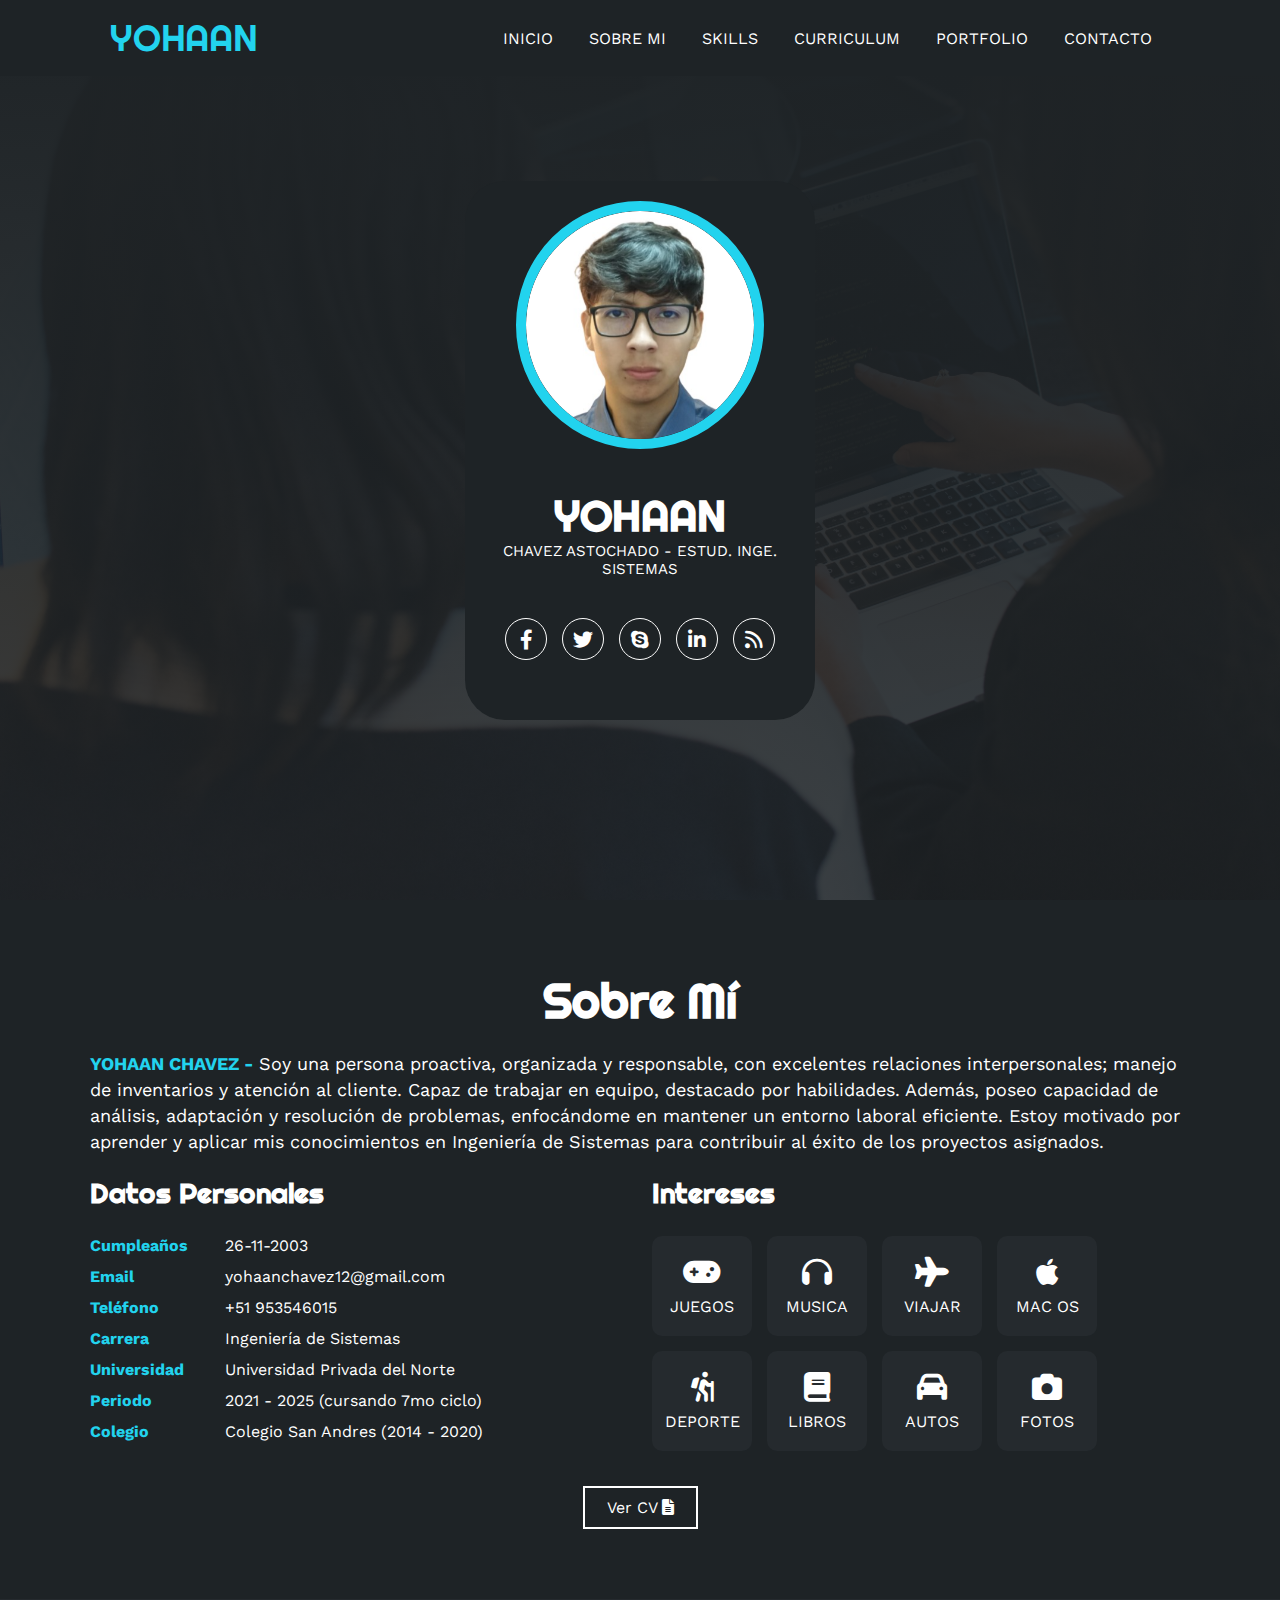
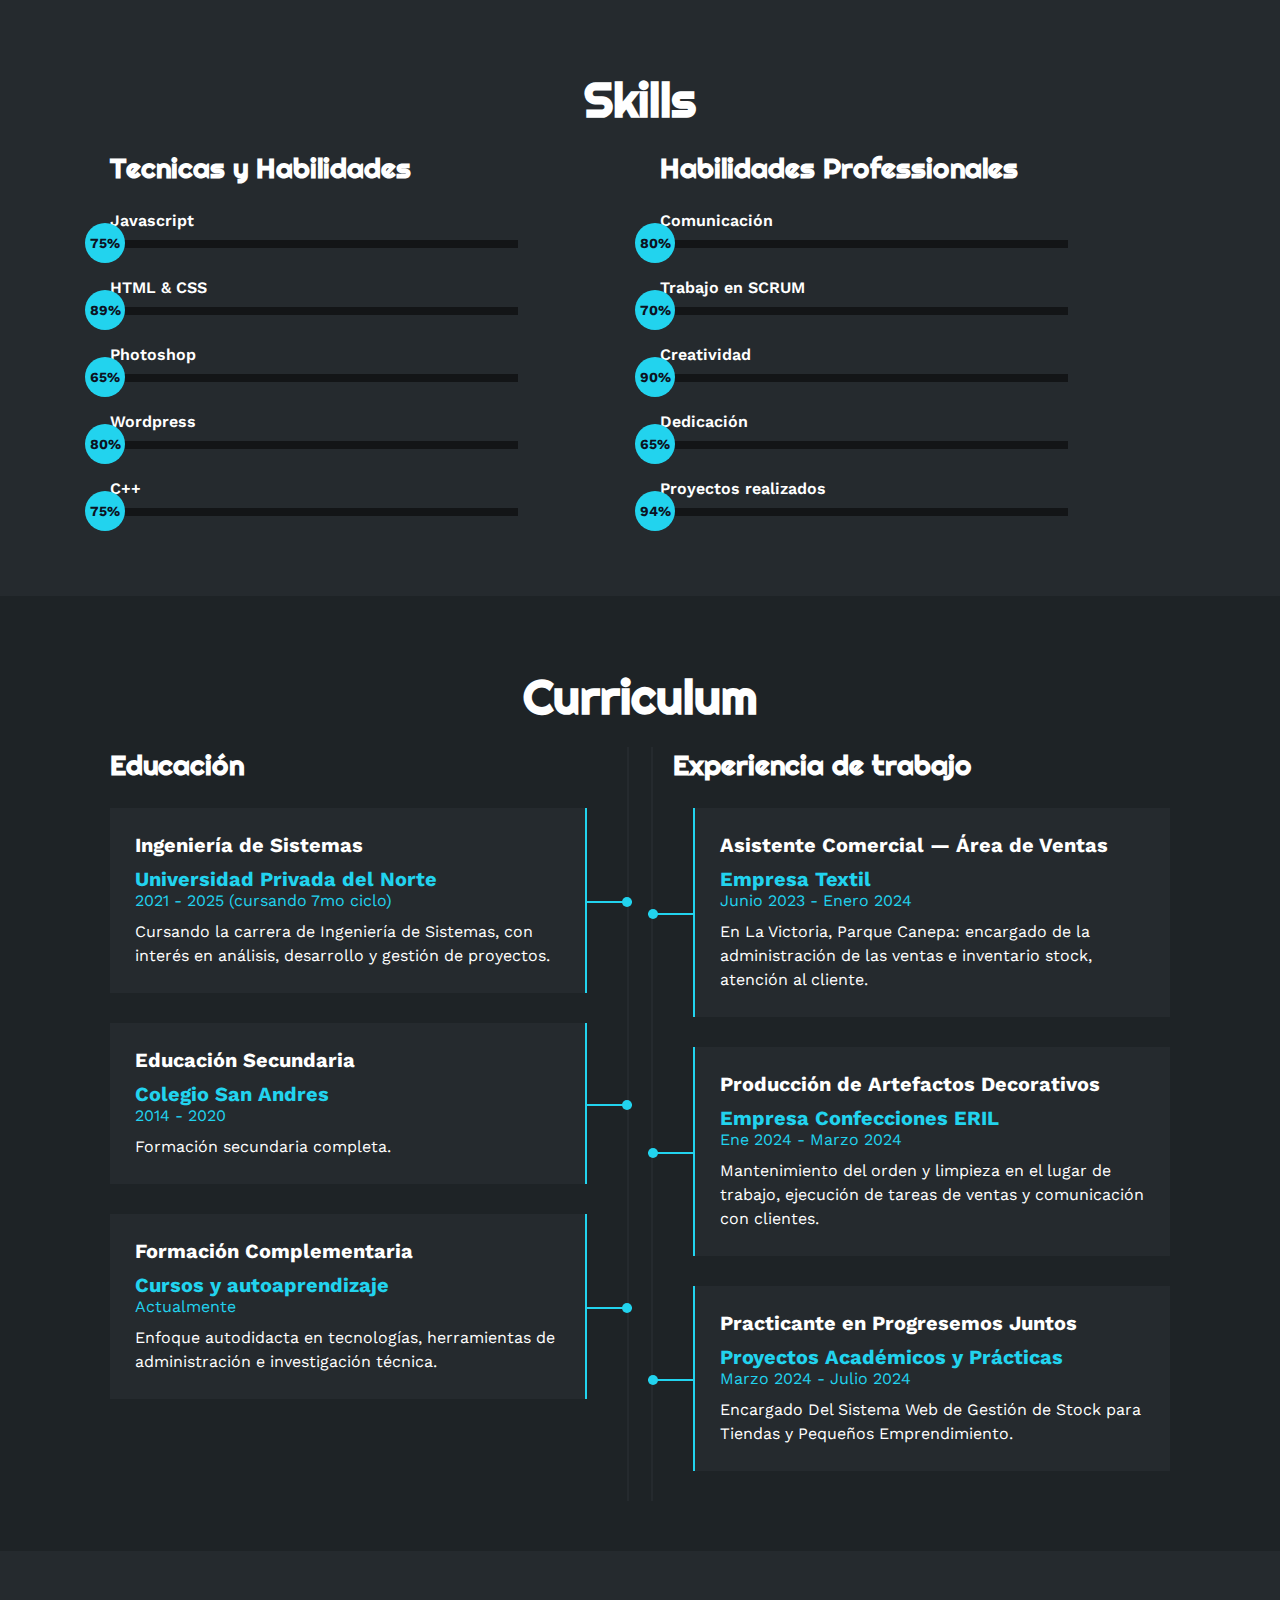
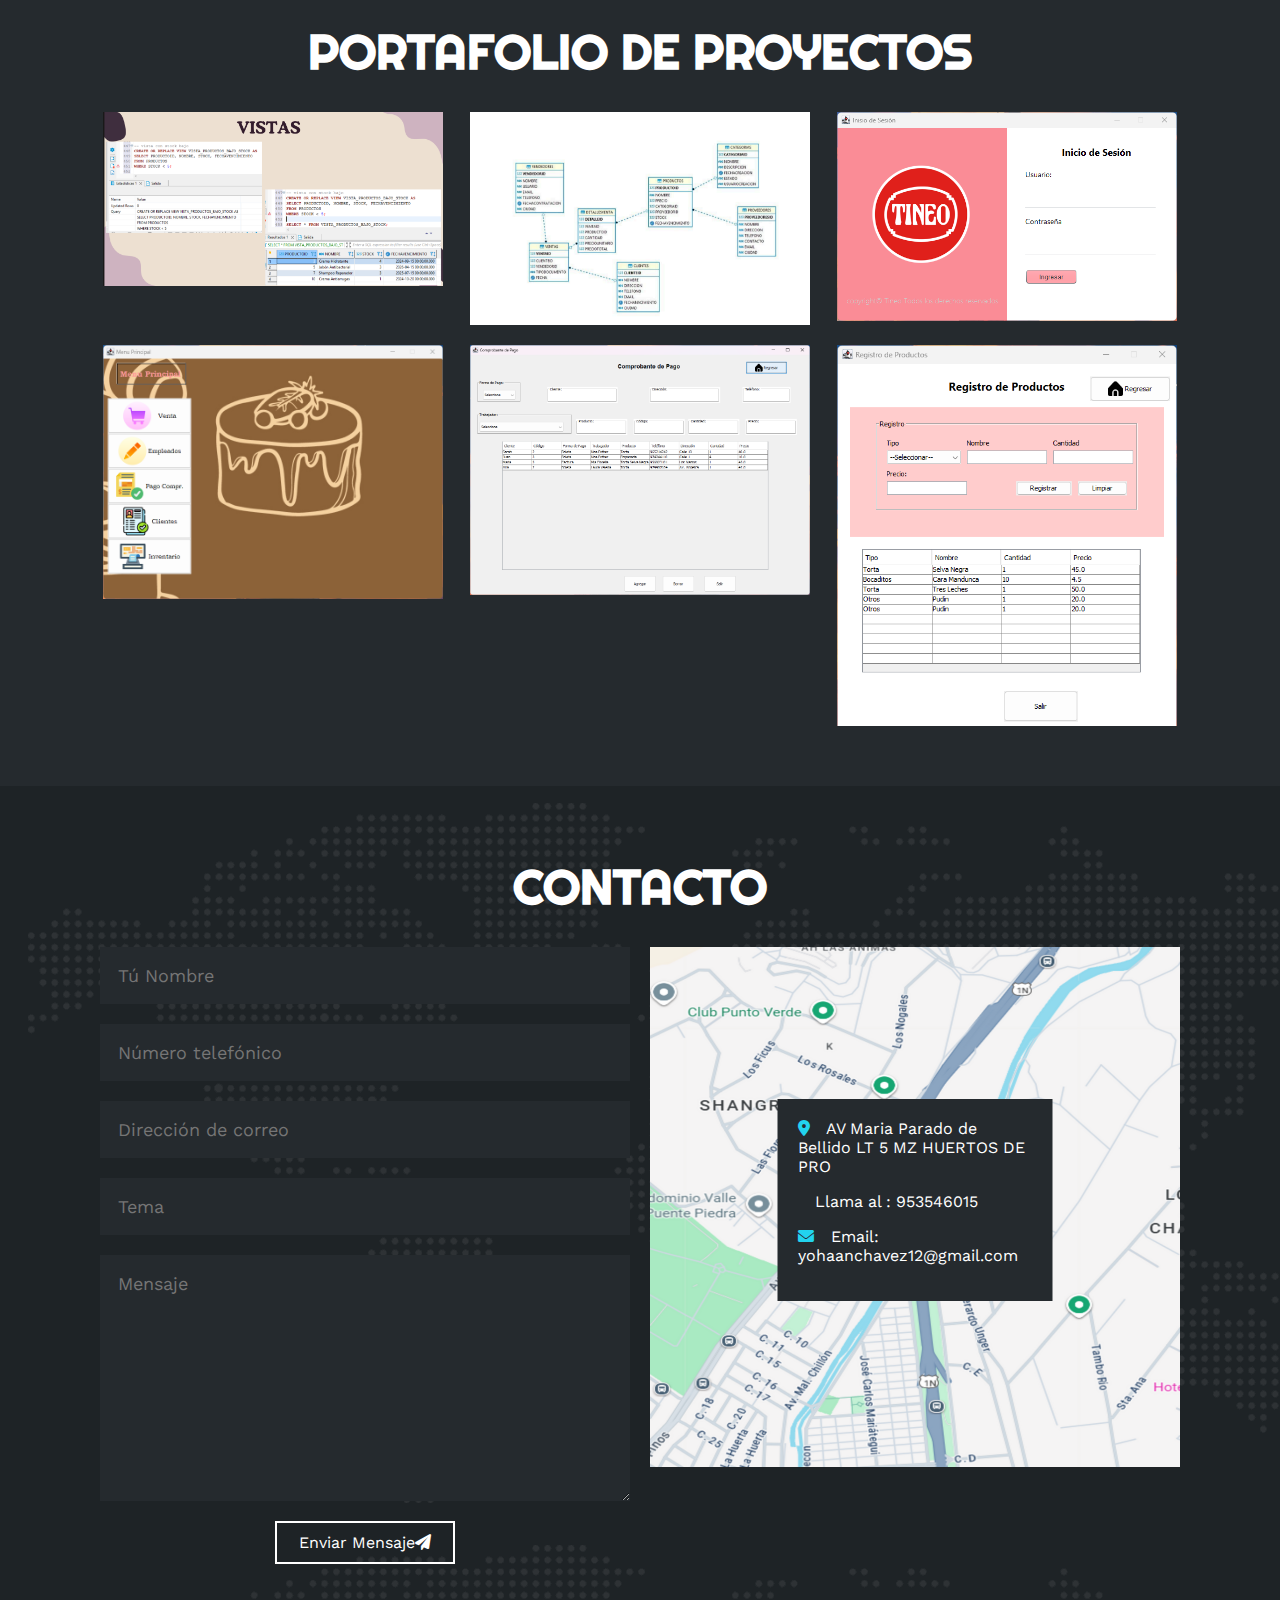
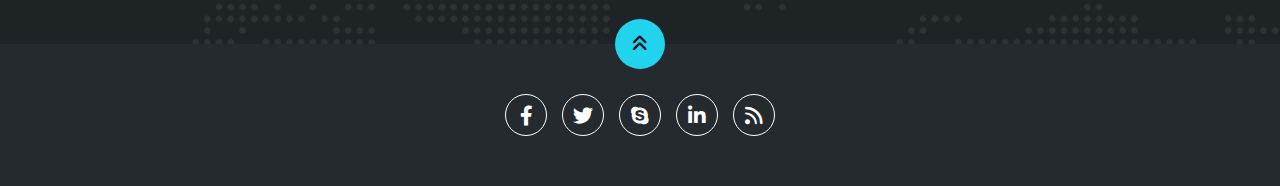
<file: index.html>
<!DOCTYPE html>
<html lang="es">
<head>
    <meta charset="UTF-8">
    <meta http-equiv="X-UA-Compatible" content="IE=edge">
    <meta name="viewport" content="width=device-width, initial-scale=1.0">
    <link rel="stylesheet" href="https://cdnjs.cloudflare.com/ajax/libs/font-awesome/6.1.2/css/all.min.css" integrity="sha512-1sCRPdkRXhBV2PBLUdRb4tMg1w2YPf37qatUFeS7zlBy7jJI8Lf4VHwWfZZfpXtYSLy85pkm9GaYVYMfw5BC1A==" crossorigin="anonymous" referrerpolicy="no-referrer" />
    <link rel="icon" href="img/stationery_78416.ico" type="image/x-icon"> <!-- añade tu favicon en img/ -->
    <link href="https://cdnjs.cloudflare.com/ajax/libs/font-awesome/6.0.0/css/all.min.css" rel="stylesheet"> <!-- Font Awesome -->
    <title>Portfolio</title>
    <link rel="stylesheet" href="estilo.css">
</head>
<body>
    <!-- MENU ENCABEZADO -->
    <div class="contenedor-header">
        <header>
            <div class="logo">
                <a href="#">YOHAAN</a>
            </div>
            <nav id="nav">
                <ul>
                    <li><a href="#inicio" onclick="seleccionar()">INICIO</a></li>
                    <li><a href="#sobremi" onclick="seleccionar()">SOBRE MI</a></li>
                    <li><a href="#skills" onclick="seleccionar()">SKILLS</a></li>
                    <li><a href="#curriculum" onclick="seleccionar()">CURRICULUM</a></li>
                    <li><a href="#portfolio" onclick="seleccionar()">PORTFOLIO</a></li>
                    <li><a href="#contacto" onclick="seleccionar()">CONTACTO</a></li>
                </ul>
            </nav>
            <div class="nav-responsive" onclick="mostrarOcultarMenu()">
                <i class="fa-solid fa-bars"></i>
            </div>
        </header>
    </div>

    <!-- SECCION INICIO -->
    <section id="inicio" class="inicio">
        <div class="contenido-banner">
            <div class="contenedor-img">
                <img src="img/hero.png" alt="">
            </div>
            <h1>YOHAAN</h1>
            <h2>CHAVEZ ASTOCHADO - ESTUD. INGE. SISTEMAS</h2>
            <div class="redes">
                <a href="#"><i class="fa-brands fa-facebook-f"></i></a>
                <a href="#"><i class="fa-brands fa-twitter"></i></a>
                <a href="#"><i class="fa-brands fa-skype"></i></a>
                <a href="#"><i class="fa-brands fa-linkedin-in"></i></a>
                <a href="#"><i class="fa-solid fa-rss"></i></a>
            </div>
        </div>
    </section>

    <!-- SECCION SOBRE MI -->
    <section id="sobremi" class="sobremi">
        <div class="contenido-seccion">
            <h2>Sobre Mí</h2>
            <p><span>YOHAAN CHAVEZ - </span> Soy una persona proactiva, organizada y responsable, con excelentes relaciones interpersonales; manejo de inventarios y atención al cliente. Capaz de trabajar en equipo, destacado por habilidades. Además, poseo capacidad de análisis, adaptación y resolución de problemas, enfocándome en mantener un entorno laboral eficiente. Estoy motivado por aprender y aplicar mis conocimientos en Ingeniería de Sistemas para contribuir al éxito de los proyectos asignados.</p>

            <div class="fila">
                <!-- datos personales -->
                <div class="col">
                    <h3>Datos Personales</h3>
                    <ul>
                        <li>
                            <strong>Cumpleaños</strong>
                            26-11-2003
                        </li>
                        <li>
                            <strong>Email</strong>
                            yohaanchavez12@gmail.com
                        </li>
                        <li>
                            <strong>Teléfono</strong>
                            +51 953546015 
                        <li>
                            <strong>Carrera</strong>
                            Ingeniería de Sistemas
                        </li>
                        <li>
                            <strong>Universidad</strong>
                            Universidad Privada del Norte
                        </li>
                        <li>
                            <strong>Periodo</strong>
                            2021 - 2025 (cursando 7mo ciclo)
                        </li>
                        <li>
                            <strong>Colegio</strong>
                            Colegio San Andres (2014 - 2020)
                        </li>
                    </ul>
                </div>

                <!-- intereses -->
                <div class="col">
                    <h3>Intereses</h3>
                    <div class="contenedor-intereses">
                        <div class="interes">
                            <i class="fa-solid fa-gamepad"></i>
                            <span>JUEGOS</span>
                        </div>
                        <div class="interes">
                            <i class="fa-solid fa-headphones"></i>
                            <span>MUSICA</span>
                        </div>
                        <div class="interes">
                            <i class="fa-solid fa-plane"></i>
                            <span>VIAJAR</span>
                        </div>
                        <div class="interes">
                            <i class="fa-brands fa-apple"></i>
                            <span>MAC OS</span>
                        </div>
                        <div class="interes">
                            <i class="fa-solid fa-person-hiking"></i>
                            <span>DEPORTE</span>
                        </div>
                        <div class="interes">
                            <i class="fa-solid fa-book"></i>
                            <span>LIBROS</span>
                        </div>
                        <div class="interes">
                            <i class="fa-solid fa-car"></i>
                            <span>AUTOS</span>
                        </div>
                        <div class="interes">
                            <i class="fa-solid fa-camera"></i>
                            <span>FOTOS</span>
                        </div>
                        
                    </div>
                </div>
            </div>
            <!-- botón que abre el CV en nueva pestaña -->
            <button id="btn-ver-cv">
                Ver CV <i class="fa-solid fa-file-lines"></i>
                <span class="overlay"></span>
            </button>
            <!-- enlace oculto que apunta al CV HTML (mismo directorio) -->
            <a id="link-cv" href="CV_2025_yohaanchavez.html" target="_blank" style="display:none;"></a>
        </div>
    </section>

    <!-- SECCION SKILLS -->
    <section class="skills" id="skills">
        <div class="contenido-seccion">
            <h2>Skills</h2>
            <div class="fila">
                <!-- Technical Skill -->
                <div class="col">
                    <h3>Tecnicas y Habilidades</h3>
                    <div class="skill">
                        <span>Javascript</span>
                        <div class="barra-skill">
                            <div class="progreso">
                                <span>75%</span>
                            </div>
                        </div>
                    </div>
                    <div class="skill">
                        <span>HTML & CSS</span>
                        <div class="barra-skill">
                            <div class="progreso">
                                <span>89%</span>
                            </div>
                        </div>
                    </div>
                    <div class="skill">
                        <span>Photoshop</span>
                        <div class="barra-skill">
                            <div class="progreso">
                                <span>65%</span>
                            </div>
                        </div>
                    </div>
                    <div class="skill">
                        <span>Wordpress</span>
                        <div class="barra-skill">
                            <div class="progreso">
                                <span>80%</span>
                            </div>
                        </div>
                    </div>
                    <div class="skill">
                        <span>C++</span>
                        <div class="barra-skill">
                            <div class="progreso">
                                <span>75%</span>
                            </div>
                        </div>
                    </div>
                </div>
                <!-- Professional Skills -->
                <div class="col">
                    <h3>Habilidades Professionales </h3>
                    <div class="skill">
                        <span>Comunicación</span>
                        <div class="barra-skill">
                            <div class="progreso">
                                <span>80%</span>
                            </div>
                        </div>
                    </div>
                    <div class="skill">
                        <span>Trabajo en SCRUM</span>
                        <div class="barra-skill">
                            <div class="progreso">
                                <span>70%</span>
                            </div>
                        </div>
                    </div>
                    <div class="skill">
                        <span>Creatividad</span>
                        <div class="barra-skill">
                            <div class="progreso">
                                <span>90%</span>
                            </div>
                        </div>
                    </div>
                    <div class="skill">
                        <span>Dedicación</span>
                        <div class="barra-skill">
                            <div class="progreso">
                                <span>65%</span>
                            </div>
                        </div>
                    </div>
                    <div class="skill">
                        <span>Proyectos realizados</span>
                        <div class="barra-skill">
                            <div class="progreso">
                                <span>94%</span>
                            </div>
                        </div>
                    </div>
                </div>
            </div>
        </div>
    </section>

    <!-- SECCION CURRICULUM -->
    <section id="curriculum" class="curriculum">
        <div class="contenido-seccion">
            <h2>Curriculum</h2>
            <div class="fila">
                <div class="col izquierda">
                    <h3>Educación</h3>
                    <div class="item izq">
                        <h4>Ingeniería de Sistemas</h4>
                        <span class="casa">Universidad Privada del Norte</span>
                        <span class="fecha">2021 - 2025 (cursando 7mo ciclo)</span>
                        <p>Cursando la carrera de Ingeniería de Sistemas, con interés en análisis, desarrollo y gestión de proyectos.</p>
                        <div class="conectori">
                            <div class="circuloi"></div>
                        </div>
                    </div>
                    <div class="item izq">
                        <h4>Educación Secundaria</h4>
                        <span class="casa">Colegio San Andres</span>
                        <span class="fecha">2014 - 2020</span>
                        <p>Formación secundaria completa.</p>
                        <div class="conectori">
                            <div class="circuloi"></div>
                        </div>
                    </div>
                    <div class="item izq">
                        <h4>Formación Complementaria</h4>
                        <span class="casa">Cursos y autoaprendizaje</span>
                        <span class="fecha">Actualmente</span>
                        <p>Enfoque autodidacta en tecnologías, herramientas de administración e investigación técnica.</p>
                        <div class="conectori">
                            <div class="circuloi"></div>
                        </div>
                    </div>
                </div>

                <div class="col derecha">
                    <h3>Experiencia de trabajo</h3>
                    <div class="item der">
                        <h4>Asistente Comercial — Área de Ventas</h4>
                        <span class="casa">Empresa Textil</span>
                        <span class="fecha">Junio 2023 - Enero 2024</span>
                        <p>En La Victoria, Parque Canepa: encargado de la administración de las ventas e inventario stock, atención al cliente.</p>
                        <div class="conectord">
                            <div class="circulod"></div>
                        </div>
                    </div>
                    <div class="item der">
                        <h4>Producción de Artefactos Decorativos</h4>
                        <span class="casa">Empresa Confecciones ERIL</span>
                        <span class="fecha">Ene 2024 - Marzo 2024</span>
                        <p>Mantenimiento del orden y limpieza en el lugar de trabajo, ejecución de tareas de ventas y comunicación con clientes.</p>
                        <div class="conectord">
                            <div class="circulod"></div>
                        </div>
                    </div>
                    <div class="item der">
                        <h4>Practicante en Progresemos Juntos</h4>
                        <span class="casa">Proyectos Académicos y Prácticas</span>
                        <span class="fecha">Marzo 2024 - Julio 2024</span>
                        <p>Encargado Del Sistema Web de Gestión de Stock para Tiendas y Pequeños Emprendimiento.</p>
                        <div class="conectord">
                            <div class="circulod"></div>
                        </div>
                    </div>
                </div>
            </div>
        </div>
    </section>

    <!-- SECCION PORTFOLIO -->
    <section id="portfolio" class="portfolio">
        <div class="contenido-seccion">
            <h2>PORTAFOLIO DE PROYECTOS</h2>
            <div class="galeria">
                <div class="proyecto">
                    <img src="img/vistasBasededatos.png" alt="">
                    <div class="overlay">
                        <h3>BASE DE DATOS</h3>
                        <p>Fotografía</p>
                    </div>
                </div>
                <div class="proyecto">
                    <img src="img/tablasbotica.png" alt="">
                    <div class="overlay">
                        <h3>Implementación Botica MiFarma</h3>
                        <p>Tablas</p>
                    </div>
                </div>
                <div class="proyecto">
                    <img src="img/login.png" alt="">
                    <div class="overlay">
                        <h3>Pasteleria Tineo Optimizacion</h3>
                        <p>Login</p>
                    </div>
                </div>
                <div class="proyecto">
                    <img src="img/MenuPrincipal.png" alt="">
                    <div class="overlay">
                        <h3>Menu Principal</h3>
                        <p>Clientes</p>
                    </div>
                </div>
                <div class="proyecto">
                    <img src="img/comprobantedepagos.png" alt="">
                    <div class="overlay">
                        <h3>Comprobante de Pago</h3>
                        <p>Boleta</p>
                    </div>
                </div>
                <div class="proyecto">
                    <img src="img/RegistroDeProductos.png" alt="">
                    <div class="overlay">
                        <h3>Productos</h3>
                        <p>Registro</p>
                    </div>
                </div>
            </div>
        </div>
    </section>

    <!-- SECCION CONTACTO -->
    <section id="contacto" class="contacto">
        <div class="contenido-seccion">
            <h2>CONTACTO</h2>
            <div class="fila">
                <!-- Formulario -->
                <div class="col">
                    <input type="text" placeholder="Tú Nombre">
                    <input type="text" placeholder="Número telefónico">
                    <input type="text" placeholder="Dirección de correo">
                    <input type="text" placeholder="Tema">
                    <textarea name="" id="" cols="30" rows="10" placeholder="Mensaje"></textarea>
                    <button>
                        Enviar Mensaje<i class="fa-solid fa-paper-plane"></i>
                        <span class="overlay"></span>
                    </button>
                </div>
                <!-- Mapa -->
                <div class="col">
                    <img src="img/ubicacion.png" alt="">
                    <div class="info">
                        <ul>
                            <li>
                                <i class="fa-solid fa-location-dot"></i>
                                AV Maria Parado de Bellido LT 5 MZ HUERTOS DE PRO
                            </li>
                            <li>
                                <i class="fa-solid fa-mobile-screen"></i>
                                Llama al : 953546015 
                            </li>
                            <li>
                                <i class="fa-solid fa-envelope"></i>
                                Email: yohaanchavez12@gmail.com
                            </li>
                        </ul>
                    </div>
                </div>
            </div>
        </div>
    </section>

    <!-- footer -->
    <footer>
        <a href="#inicio" class="arriba">
            <i class="fa-solid fa-angles-up"></i>
        </a>
        <div class="redes">
            <a href="#"><i class="fa-brands fa-facebook-f"></i></a>
            <a href="#"><i class="fa-brands fa-twitter"></i></a>
            <a href="#"><i class="fa-brands fa-skype"></i></a>
            <a href="#"><i class="fa-brands fa-linkedin-in"></i></a>
            <a href="#"><i class="fa-solid fa-rss"></i></a>
        </div>
    </footer>

    <script src="script.js"></script>
</body>
</html>
</file>
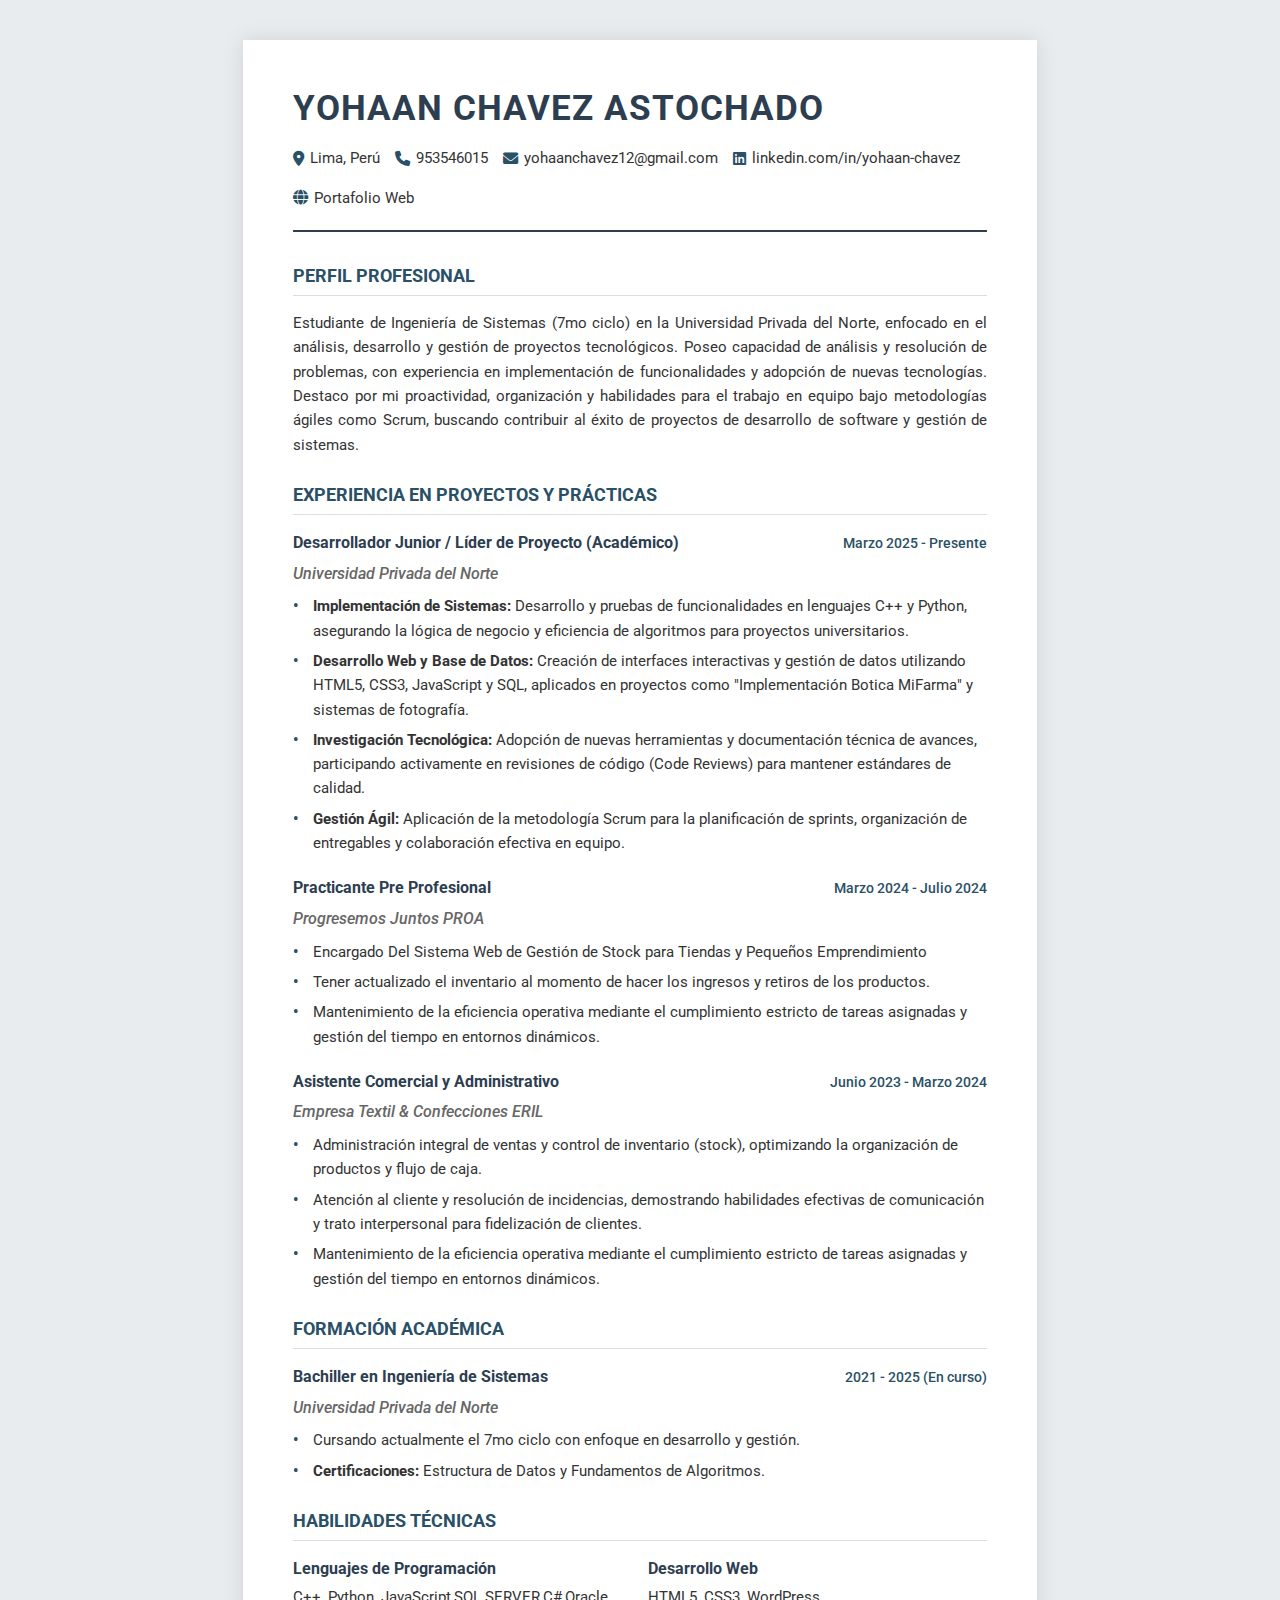
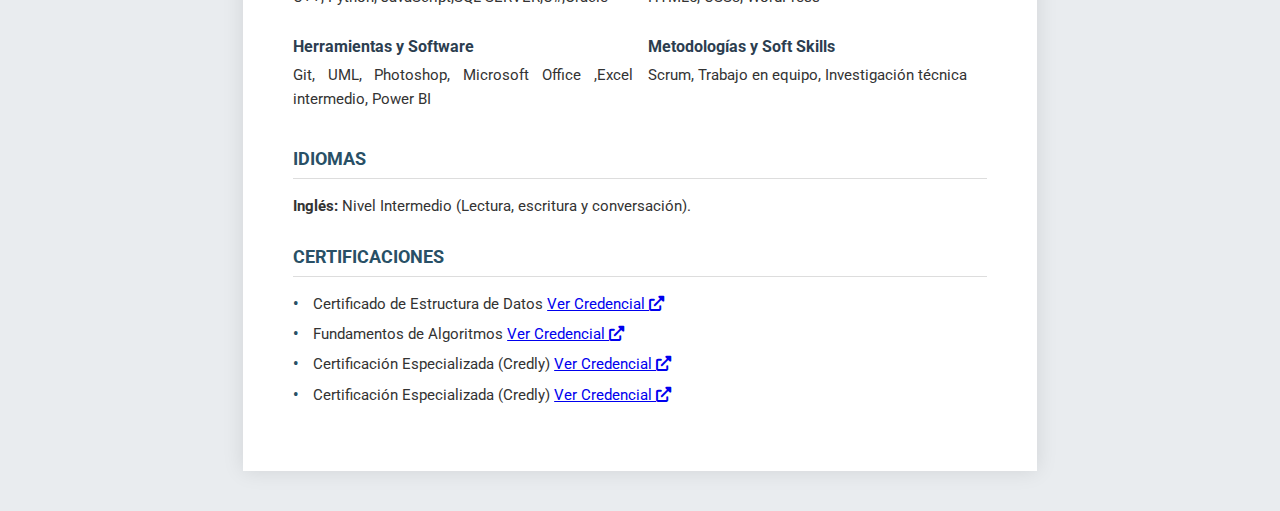
<file: CV_2025_yohaanchavez.html>
<!DOCTYPE html>
<html lang="es">
<head>
    <meta charset="UTF-8">
    <meta name="viewport" content="width=device-width, initial-scale=1.0">
    <title>CV - Yohaan Chavez Astochado</title>
    <link href="https://cdnjs.cloudflare.com/ajax/libs/font-awesome/6.0.0/css/all.min.css" rel="stylesheet">
    <link rel="icon" href="img/signupsign_inscribirs_2798.ico" type="image/x-icon"> <!-- añade tu favicon en img/ -->
    <link href="https://cdnjs.cloudflare.com/ajax/libs/font-awesome/6.0.0/css/all.min.css" rel="stylesheet">
    <style>
        @import url('https://fonts.googleapis.com/css2?family=Roboto:wght@300;400;500;700&display=swap');

        :root {
            --primary-color: #2c3e50; /* Azul oscuro profesional */
            --secondary-color: #295066; /* Azul más claro para enlaces/iconos */
            --text-color: #333;
            --light-text: #666;
            --bg-color: #fff;
            --section-spacing: 1.5rem;
        }

        * {
            box-sizing: border-box;
            margin: 0;
            padding: 0;
        }

        body {
            font-family: 'Roboto', sans-serif;
            background-color: #e9ecef; /* Fondo gris para la vista web */
            color: var(--text-color);
            line-height: 1.6;
            display: flex;
            justify-content: center;
            padding: 40px 20px;
        }

        /* Contenedor hoja A4 */
        .cv-container {
            background-color: var(--bg-color);
            width: 210mm; /* Ancho A4 */
            min-height: 297mm; /* Alto A4 */
            padding: 40px 50px;
            box-shadow: 0 0 20px rgba(0,0,0,0.1);
            position: relative;
        }

        /* Header */
        header {
            border-bottom: 2px solid var(--primary-color);
            padding-bottom: 20px;
            margin-bottom: 30px;
        }

        h1 {
            font-size: 2.2rem;
            color: var(--primary-color);
            text-transform: uppercase;
            letter-spacing: 1px;
            margin-bottom: 10px;
        }

        .contact-info {
            display: flex;
            flex-wrap: wrap;
            gap: 15px;
            font-size: 0.95rem;
            color: var(--text-color);
        }

        .contact-info span {
            display: flex;
            align-items: center;
            gap: 6px;
        }

        .contact-info i {
            color: var(--secondary-color);
        }

        .contact-info a {
            color: var(--text-color);
            text-decoration: none;
        }

        /* Secciones */
        section {
            margin-bottom: var(--section-spacing);
        }

        h2 {
            font-size: 1.1rem;
            color: var(--secondary-color);
            text-transform: uppercase;
            border-bottom: 1px solid #ddd;
            padding-bottom: 5px;
            margin-bottom: 15px;
            font-weight: 700;
        }

        p {
            margin-bottom: 10px;
            text-align: justify;
            font-size: 0.95rem;
        }

        /* Experiencia y Educación */
        .job-block, .edu-block {
            margin-bottom: 20px;
        }

        .job-header {
            display: flex;
            justify-content: space-between;
            align-items: baseline;
            margin-bottom: 5px;
        }

        .job-title {
            font-weight: 700;
            font-size: 1rem;
            color: var(--primary-color);
        }

        .company-info {
            font-weight: 500;
            font-style: italic;
            color: var(--light-text);
            margin-bottom: 8px;
            display: block;
        }

        .date {
            font-size: 0.9rem;
            color: var(--secondary-color);
            font-weight: 500;
            white-space: nowrap;
        }

        ul {
            list-style-type: none;
            padding-left: 0;
        }

        ul li {
            position: relative;
            padding-left: 20px;
            margin-bottom: 6px;
            font-size: 0.95rem;
        }

        ul li::before {
            content: "•";
            color: var(--secondary-color);
            font-weight: bold;
            position: absolute;
            left: 0;
        }

        /* Habilidades Grid */
        .skills-grid {
            display: grid;
            grid-template-columns: 1fr 1fr;
            gap: 15px;
        }

        .skill-category strong {
            color: var(--primary-color);
            display: block;
            margin-bottom: 3px;
        }

        /* Estilos de Impresión (PDF) */
        @media print {
            body {
                background: none;
                padding: 0;
            }
            .cv-container {
                width: 100%;
                height: auto;
                box-shadow: none;
                padding: 0; /* Márgenes controlados por la configuración de impresión */
                margin: 0;
            }
            a {
                text-decoration: none;
                color: #000;
            }
            /* Ocultar elementos de UI del navegador si fuera necesario */
        }
    </style>
</head>
<body>

    <div class="cv-container">
        <!-- ENCABEZADO -->
        <header>
            <h1>Yohaan Chavez Astochado</h1>
            <div class="contact-info">
                <span><i class="fas fa-map-marker-alt"></i> Lima, Perú</span>
                <span><i class="fas fa-phone"></i> 953546015</span>
                <span><i class="fas fa-envelope"></i> <a href="mailto:yohaanchavez12@gmail.com">yohaanchavez12@gmail.com</a></span>
                <span><i class="fab fa-linkedin"></i> <a href="#">linkedin.com/in/yohaan-chavez</a></span>
                <span><i class="fas fa-globe"></i> <a href="#">Portafolio Web</a></span>
            </div>
        </header>

        <!-- PERFIL -->
        <section>
            <h2>Perfil Profesional</h2>
            <p>
                Estudiante de Ingeniería de Sistemas (7mo ciclo) en la Universidad Privada del Norte, enfocado en el análisis, desarrollo y gestión de proyectos tecnológicos. Poseo capacidad de análisis y resolución de problemas, con experiencia en implementación de funcionalidades y adopción de nuevas tecnologías. Destaco por mi proactividad, organización y habilidades para el trabajo en equipo bajo metodologías ágiles como Scrum, buscando contribuir al éxito de proyectos de desarrollo de software y gestión de sistemas.
            </p>
        </section>

        <!-- EXPERIENCIA -->
        <section>
            <h2>Experiencia en Proyectos y Prácticas</h2>
            
            <div class="job-block">
                <div class="job-header">
                    <span class="job-title">Desarrollador Junior / Líder de Proyecto (Académico)</span>
                    <span class="date">Marzo 2025 - Presente</span>
                </div>
                <span class="company-info">Universidad Privada del Norte</span>
                <ul>
                    <li><strong>Implementación de Sistemas:</strong> Desarrollo y pruebas de funcionalidades en lenguajes C++ y Python, asegurando la lógica de negocio y eficiencia de algoritmos para proyectos universitarios.</li>
                    <li><strong>Desarrollo Web y Base de Datos:</strong> Creación de interfaces interactivas y gestión de datos utilizando HTML5, CSS3, JavaScript y SQL, aplicados en proyectos como "Implementación Botica MiFarma" y sistemas de fotografía.</li>
                    <li><strong>Investigación Tecnológica:</strong> Adopción de nuevas herramientas y documentación técnica de avances, participando activamente en revisiones de código (Code Reviews) para mantener estándares de calidad.</li>
                    <li><strong>Gestión Ágil:</strong> Aplicación de la metodología Scrum para la planificación de sprints, organización de entregables y colaboración efectiva en equipo.</li>
                </ul>
            </div>
             <div class="job-block">
                <div class="job-header">
                    <span class="job-title">Practicante Pre Profesional</span>
                    <span class="date">Marzo 2024 - Julio 2024</span>
                </div>
                <span class="company-info">Progresemos Juntos PROA</span>
                <ul>
                    <li>Encargado Del Sistema Web de Gestión de Stock para Tiendas y Pequeños Emprendimiento</li>
                    <li>Tener actualizado el inventario al momento de hacer los ingresos y retiros de los productos.</li>
                    <li>Mantenimiento de la eficiencia operativa mediante el cumplimiento estricto de tareas asignadas y gestión del tiempo en entornos dinámicos.</li>
                </ul>
            </div>

            <div class="job-block">
                <div class="job-header">
                    <span class="job-title">Asistente Comercial y Administrativo</span>
                    <span class="date">Junio 2023 - Marzo 2024</span>
                </div>
                <span class="company-info">Empresa Textil & Confecciones ERIL</span>
                <ul>
                    <li>Administración integral de ventas y control de inventario (stock), optimizando la organización de productos y flujo de caja.</li>
                    <li>Atención al cliente y resolución de incidencias, demostrando habilidades efectivas de comunicación y trato interpersonal para fidelización de clientes.</li>
                    <li>Mantenimiento de la eficiencia operativa mediante el cumplimiento estricto de tareas asignadas y gestión del tiempo en entornos dinámicos.</li>
                </ul>
            </div>
        </section>

        <!-- FORMACIÓN -->
        <section>
            <h2>Formación Académica</h2>
            <div class="edu-block">
                <div class="job-header">
                    <span class="job-title">Bachiller en Ingeniería de Sistemas</span>
                    <span class="date">2021 - 2025 (En curso)</span>
                </div>
                <span class="company-info">Universidad Privada del Norte</span>
                <ul>
                    <li>Cursando actualmente el 7mo ciclo con enfoque en desarrollo y gestión.</li>
                    <li><strong>Certificaciones:</strong> Estructura de Datos y Fundamentos de Algoritmos.</li>
                </ul>
            </div>
        </section>

        <!-- HABILIDADES -->
        <section>
            <h2>Habilidades Técnicas</h2>
            <div class="skills-grid">
                <div class="skill-category">
                    <strong>Lenguajes de Programación</strong>
                    <p>C++, Python, JavaScript,SQL SERVER,C#,Oracle</p>
                </div>
                <div class="skill-category">
                    <strong>Desarrollo Web</strong>
                    <p>HTML5, CSS3, WordPress</p>
                </div>
                <div class="skill-category">
                    <strong>Herramientas y Software</strong>
                    <p>Git, UML, Photoshop, Microsoft Office ,Excel intermedio, Power BI</p>
                </div>
                <div class="skill-category">
                    <strong>Metodologías y Soft Skills</strong>
                    <p>Scrum, Trabajo en equipo, Investigación técnica</p>
                </div>
            </div>
        </section>

        <!-- IDIOMAS -->
        <section>
            <h2>Idiomas</h2>
            <p><strong>Inglés:</strong> Nivel Intermedio (Lectura, escritura y conversación).</p>
        </section>
	<!-- CERTIFICACIONES -->
        <section>
            <h2>Certificaciones</h2>
            <ul class="cert-list">
                <li>
                    <span class="cert-name">Certificado de Estructura de Datos</span>
                    <a href="https://www.credly.com/badges/69a30d3a-d846-4b56-834f722162a78503/public_url" target="_blank" class="cert-link">				Ver Credencial <i class="fas fa-external-link-alt"></i></a>
                </li>
                <li>
                    <span class="cert-name">Fundamentos de Algoritmos</span>
                    <a href="https://www.credly.com/badges/360e0613-3d49-4e1c-af4dc70cbd370dc3/public_url" target="_blank" class="cert-link">			Ver Credencial <i class="fas fa-external-link-alt"></i></a>
                </li>
                <li>
                    <span class="cert-name">Certificación Especializada (Credly)</span>
                    <a href="https://www.credly.com/badges/3ae241c1-e037-4284-9c5c-a959507d3a90" target="_blank" class="cert-link">Ver 				Credencial <i class="fas fa-external-link-alt"></i></a>
                </li>
                <li>
                    <span class="cert-name">Certificación Especializada (Credly)</span>
                    <a href="https://www.credly.com/badges/9a45db0f-8823-46a7-99f7-63c8fc9fa6df" target="_blank" class="cert-link">Ver 				Credencial <i class="fas fa-external-link-alt"></i></a>
                </li>
            </ul>
        </section>
    </div>

    </div>

</body>
</html>
</file>
<file: estilo.css>
@import url('https://fonts.googleapis.com/css2?family=Righteous&family=Work+Sans:wght@100;300;400;600;800&display=swap');

*{
  box-sizing: border-box;
  font-family: 'Work Sans', system-ui, -apple-system, "Segoe UI", Roboto, Arial, sans-serif;
  margin: 0;
  padding: 0;
}
html{
  scroll-behavior: smooth;
}

/* ===== MENU ===== */
.contenedor-header{
  background: #1e2326;
  position: fixed;
  width: 100%;
  top: 0;
  left: 0;
  z-index: 99;
}
.contenedor-header header{
  max-width: 1100px;
  margin: auto;
  display: flex;
  justify-content: space-between;
  align-items: center;
  padding: 15px 20px;
}
.contenedor-header header .logo a{
  font-family: 'Righteous', cursive;
  font-size: 36px;
  color: #22d3ee; /* color acento */
  text-decoration: none;
}
.contenedor-header header ul{
  display: flex;
  list-style: none;
}
.contenedor-header header nav ul li a{
  text-align: none;
  color: #fff;
  margin: 0 15px;
  padding: 3px;
  transition: .5s;
  text-decoration: none;
}
.contenedor-header header nav ul li a:hover{
  color: #22d3ee;
}
.nav-responsive{
  background-color: #22d3ee;
  color:#0c1222;
  padding: 5px 10px;
  border-radius: 5px;
  cursor: pointer;
  display: none;
}

/* ===== INICIO ===== */
.inicio{
  background: linear-gradient(to top, rgba(30,35,38,.85), rgba(30,35,38,1)),
              url(img/fondo.jpg);
  background-size: cover;
  height: 100vh;
  color: #fff;
  display: flex;
  align-items: center;
}
.inicio .contenido-banner{
  padding: 20px;
  background-color: #1e2326;
  max-width: 350px;
  margin: auto;
  text-align: center;
  border-radius: 40px;
}
.inicio .contenido-banner img{
  margin-top: 40px;
  border: 10px solid #22d3ee;
  display: block;
  width: 80%;
  margin: auto;
  border-radius: 100%;
}
.inicio .contenido-banner h1{
  margin-top: 40px;
  font-size: 42px;
  font-family: 'Righteous', cursive;
}
.inicio .contenido-banner h2{
  font-size: 15px;
  font-weight: normal;
}
.inicio .contenido-banner .redes a{
  color: #fff;
  display: inline-block;
  text-decoration: none;
  border: 1px solid #fff;
  border-radius: 100%;
  width: 42px;
  height: 42px;
  line-height: 42px;
  margin: 40px 5px;
  font-size: 20px;
  transition: .3s;
}
.inicio .contenido-banner .redes a:hover{
  background-color: #22d3ee;
  color:#0c1222;
}

/* ===== SOBRE MI ===== */
.sobremi{
  background-color: #1e2326;
  color: #fff;
  padding: 50px 20px;
}
.sobremi .contenido-seccion{ max-width: 1100px; margin: auto; }
.sobremi h2{
  font-size: 48px;
  font-family: 'Righteous', cursive;
  text-align: center;
  padding: 20px 0;
}
.sobremi .contenido-seccion p{
  font-size: 18px;
  line-height: 26px;
  margin-bottom: 20px;
}
.sobremi .contenido-seccion p span{
  color: #22d3ee;
  font-weight: bold;
}
.sobremi .fila{ display: flex; gap: 24px; }
.sobremi .fila .col{ width: 50%; }
.sobremi .fila .col h3{
  font-size: 28px;
  font-family: 'Righteous', cursive;
  margin-bottom: 25px;
}
.sobremi .fila .col ul{ list-style: none; }
.sobremi .fila .col ul li{ margin: 12px 0; }
.sobremi .fila .col ul li strong{
  display: inline-block;
  color: #22d3ee;
  width: 130px;
}
.sobremi .fila .col ul li a{ color:#fff; text-decoration: underline; }

.sobremi .fila .col .contenedor-intereses{
  display: flex; flex-wrap: wrap;
}
.sobremi .fila .col .contenedor-intereses .interes{
  width: 100px; height: 100px;
  background-color: #252A2E;
  border-radius: 10px;
  margin: 0 15px 15px 0;
  display: flex; flex-direction: column; align-items: center; justify-content: center;
  transition: .3s;
}
.sobremi .fila .col .contenedor-intereses .interes:hover{
  background-color: #22d3ee;
  color:#0c1222;
}
.sobremi .fila .col .contenedor-intereses .interes i{
  font-size: 30px; margin-bottom: 10px;
}
.sobremi button{
  cursor: pointer;
  background-color: transparent;
  border: 2px solid #fff;
  width: fit-content;
  display: block;
  margin: 20px auto;
  padding: 10px 22px;
  font-size: 16px;
  color: #fff;
  position: relative; z-index: 10;
}
.sobremi button .overlay{
  position: absolute; top: 0; left: 0; width: 0; height: 100%;
  background-color: #22d3ee;
  z-index: -1; transition: 1s;
}
.sobremi button:hover .overlay{ width: 100%; color:#0c1222; }

/* ===== SKILLS ===== */
.skills{
  background-color: #252A2E;
  color: #fff;
  padding: 50px 20px;
}
.skills .contenido-seccion{ max-width: 1100px; margin: auto; }
.skills h2{
  font-size: 48px; font-family: 'Righteous', cursive; text-align: center; padding: 20px 0;
}
.skills .fila{ display: flex; }
.skills .fila .col{ width: 50%; padding: 0 20px; }
.skills .fila .col h3{
  font-size: 28px; font-family: 'Righteous', cursive; margin-bottom: 25px;
}
.skills .skill > span{ font-weight: 600; display: block; margin-bottom: 10px; }
.skills .skill .barra-skill{
  height: 8px; width: 80%; background-color: #131517; position: relative; margin-bottom: 30px;
}
.skills .skill .progreso{
  background-color: #22d3ee;
  position: absolute; top: 0; left: 0; height: 8px; width: 0%;
}
.skills .skill .barra-skill span{
  position: absolute; height: 40px; width: 40px;
  background-color: #22d3ee; color:#0c1222;
  border-radius: 50px; line-height: 40px; text-align: center;
  top: -17px; right: -15px; font-size: 14px; font-weight: 700;
}

/* Clases animadas sincronizadas con script.js */
.skills .skill .cpp{ animation: 2s cpp forwards; }            @keyframes cpp { 0%{width:0%} 100%{width:85%} }
.skills .skill .uml{ animation: 2s uml forwards; }            @keyframes uml { 0%{width:0%} 100%{width:80%} }
.skills .skill .git{ animation: 2s git forwards; }            @keyframes git { 0%{width:0%} 100%{width:75%} }
.skills .skill .python{ animation: 2s python forwards; }      @keyframes python { 0%{width:0%} 100%{width:70%} }
.skills .skill .htmlcss{ animation: 2s htmlcss forwards; }    @keyframes htmlcss { 0%{width:0%} 100%{width:70%} }

.skills .skill .comunicacion{ animation: 2s comunicacion forwards; } @keyframes comunicacion { 0%{width:0%} 100%{width:85%} }
.skills .skill .trabajo{ animation: 2s trabajo forwards; }           @keyframes trabajo { 0%{width:0%} 100%{width:75%} }
.skills .skill .creatividad{ animation: 2s creatividad forwards; }   @keyframes creatividad { 0%{width:0%} 100%{width:85%} }
.skills .skill .dedicacion{ animation: 2s dedicacion forwards; }     @keyframes dedicacion { 0%{width:0%} 100%{width:95%} }
.skills .skill .proyectos{ animation: 2s proyectos forwards; }       @keyframes proyectos { 0%{width:0%} 100%{width:70%} }

/* ===== CURRICULUM ===== */
.curriculum{
  background-color: #1e2326;
  color: #fff;
  padding: 50px 20px;
}
.curriculum .contenido-seccion{ max-width: 1100px; margin: auto; }
.curriculum h2{
  font-size: 48px; font-family: 'Righteous', cursive; text-align: center; padding: 20px 0;
}
.curriculum .fila{ display: flex; justify-content: space-between; }
.curriculum .fila .col{ width: 49%; padding: 0 20px; }
.curriculum .fila .col h3{
  font-size: 28px; font-family: 'Righteous', cursive; margin-bottom: 25px;
}
.curriculum .fila .izquierda{ border-right: 2px solid #252A2E; }
.curriculum .fila .derecha{ border-left: 2px solid #252A2E; }
.curriculum .fila .item{
  padding: 25px; margin-bottom: 30px; background-color: #252A2E; position: relative;
}
.curriculum .fila .item h4{ font-size: 20px; margin-bottom: 10px; }
.curriculum .fila .item .casa{
  color: #22d3ee; font-size: 20px; font-weight: bold; display: block;
}
.curriculum .fila .item .fecha{ display: block; color: #22d3ee; margin-bottom: 10px; }
.curriculum .fila .item p{ line-height: 24px; }

.curriculum .fila .izq{ border-right: 2px solid #22d3ee; margin-right: 20px; }
.curriculum .fila .der{ border-left: 2px solid #22d3ee; margin-left: 20px; }
.curriculum .fila .item .conectori{
  height: 2px; background-color: #22d3ee; width: 47px;
  position: absolute; top: 50%; right: -47px; z-index: 5;
}
.curriculum .fila .item .conectori .circuloi{
  display: block; height: 10px; width: 10px; border-radius: 50%;
  background-color: #22d3ee; float: right; position: relative; bottom: 4px;
}
.curriculum .fila .item .conectord{
  height: 2px; background-color: #22d3ee; width: 47px;
  position: absolute; top: 50%; left: -47px; z-index: 5;
}
.curriculum .fila .item .conectord .circulod{
  display: block; height: 10px; width: 10px; border-radius: 50%;
  background-color: #22d3ee; float: left; position: relative; bottom: 4px;
}

/* ===== PORTFOLIO ===== */
.portfolio{
  background-color: #252A2E;
  color: #fff;
  padding: 50px 20px;
}
.portfolio .contenido-seccion{ max-width: 1100px; margin: auto; }
.portfolio h2{
  font-size: 48px; font-family: 'Righteous', cursive; text-align: center; padding: 20px 0;
}
.portfolio .galeria{
  display: flex; flex-wrap: wrap; justify-content: space-around;
}
.portfolio .galeria .proyecto{
  position: relative; max-width: 340px; height: fit-content;
  margin: 10px; cursor: pointer;
}
.portfolio .galeria .proyecto img{ width: 100%; display: block; }
.portfolio .galeria .proyecto .overlay{
  position: absolute; top: 0; width: 100%; height: 100%; text-align: center;
  background: linear-gradient(rgba(34,211,238,.85), rgba(34,211,238,.85));
  color: #0c1222;
  display: flex; flex-direction: column; justify-content: center;
  transition: 1s; font-size: 18px; letter-spacing: 2px; opacity: 0;
}
.portfolio .galeria .proyecto .overlay h3{ margin-bottom: 20px; transition: 1s; }
.portfolio .galeria .proyecto .overlay:hover{ opacity: 1; }
.portfolio .galeria .proyecto .overlay:hover h3{ margin-bottom: 0px; }

/* ===== CONTACTO ===== */
.contacto{
  background-image: url(img/contact_bg.png);
  background-color: #1e2326;
  color: #fff; padding: 50px 0;
}
.contacto .contenido-seccion{ max-width: 1100px; margin: auto; }
.contacto h2{
  font-size: 48px; font-family: 'Righteous', cursive; text-align: center; padding: 20px 0;
}
.contacto .fila{ display: flex; }
.contacto .col{ width: 50%; padding: 10px; position: relative; }
.contacto .col input, .contacto .col textarea{
  display: block; width: 100%; padding: 18px; border: none; margin-bottom: 20px;
  background-color: #252A2E; color: #fff; font-size: 18px;
}
.contacto button{
  cursor: pointer; background-color: transparent; border: 2px solid #fff;
  width: fit-content; display: block; margin: 20px auto; padding: 10px 22px;
  font-size: 16px; color: #fff; position: relative; z-index: 10;
}
.contacto button .overlay{
  position: absolute; top: 0; left: 0; width: 0; height: 100%;
  background-color: #22d3ee; z-index: -1; transition: 1s;
}
.contacto button:hover .overlay{ width: 100%; color:#0c1222; }
.contacto .col img{ width: 100%; }
.contacto .col .info{
  position: absolute; top: 40%; background-color: #252A2E;
  padding: 20px; max-width: 350px; left: 50%; transform: translate(-50%, -50%);
}
.contacto .col .info ul{ list-style: none; }
.contacto .col .info ul li{ margin-bottom: 16px; }
.contacto .col .info ul li i{ color: #22d3ee; display: inline-block; margin-right: 12px; }

/* ===== FOOTER ===== */
footer{
  background-color: #252A2E; color: #fff; padding: 50px 0 30px 0;
  text-align: center; position: relative; width: 100%;
}
footer .redes{ margin-bottom: 20px; }
footer .redes a{
  color: #fff; display: inline-block; text-decoration: none;
  border: 1px solid #fff; border-radius: 100%;
  width: 42px; height: 42px; line-height: 42px;
  margin: 0 5px; font-size: 20px; transition: .3s;
}
footer .redes a:hover{ background:#22d3ee; color:#0c1222; border-color:#22d3ee; }

footer .arriba{
  display: block; width: 50px; height: 50px; background-color: #22d3ee; color: #0c1222;
  position: absolute; left: 50%; transform: translateX(-50%); top: -25px;
  border-radius: 50%; line-height: 50px; font-size: 18px;
}

/* ===== RESPONSIVE ===== */
@media screen and (max-width:980px){
  nav{ display: none; }
  .nav-responsive{ display: block; }
  nav.responsive{
    display: block; position: absolute; right: 0; top: 75px;
    background-color: #252A2E; width: 220px;
  }
  nav.responsive ul{ display: block !important; padding: 10px 0; }
  nav.responsive ul li{ border-bottom: 1px solid #fff; padding: 10px 16px; }
}

@media screen and (max-width:700px){
  .sobremi .fila{ display: block; }
  .sobremi .fila .col{ width: 100%; }
  .skills .fila{ display: block; }
  .skills .fila .col{ width: 100%; }
  .skills .fila .col .barra-skill{ width: 100%; }
  .curriculum .fila{ display: block; }
  .curriculum .fila .col{ width: 100%; }
  .curriculum .fila .derecha{ margin-left: 0; }
  .portfolio .galeria{ display: block; width: 100%; }
  .portfolio .galeria .proyecto{ max-width: 100%; }
  .portfolio .galeria .proyecto img{ width: 100%; }
  .contacto .fila{ display: block; }
  .contacto .fila .col{ width: 100%; }
}
</file>
